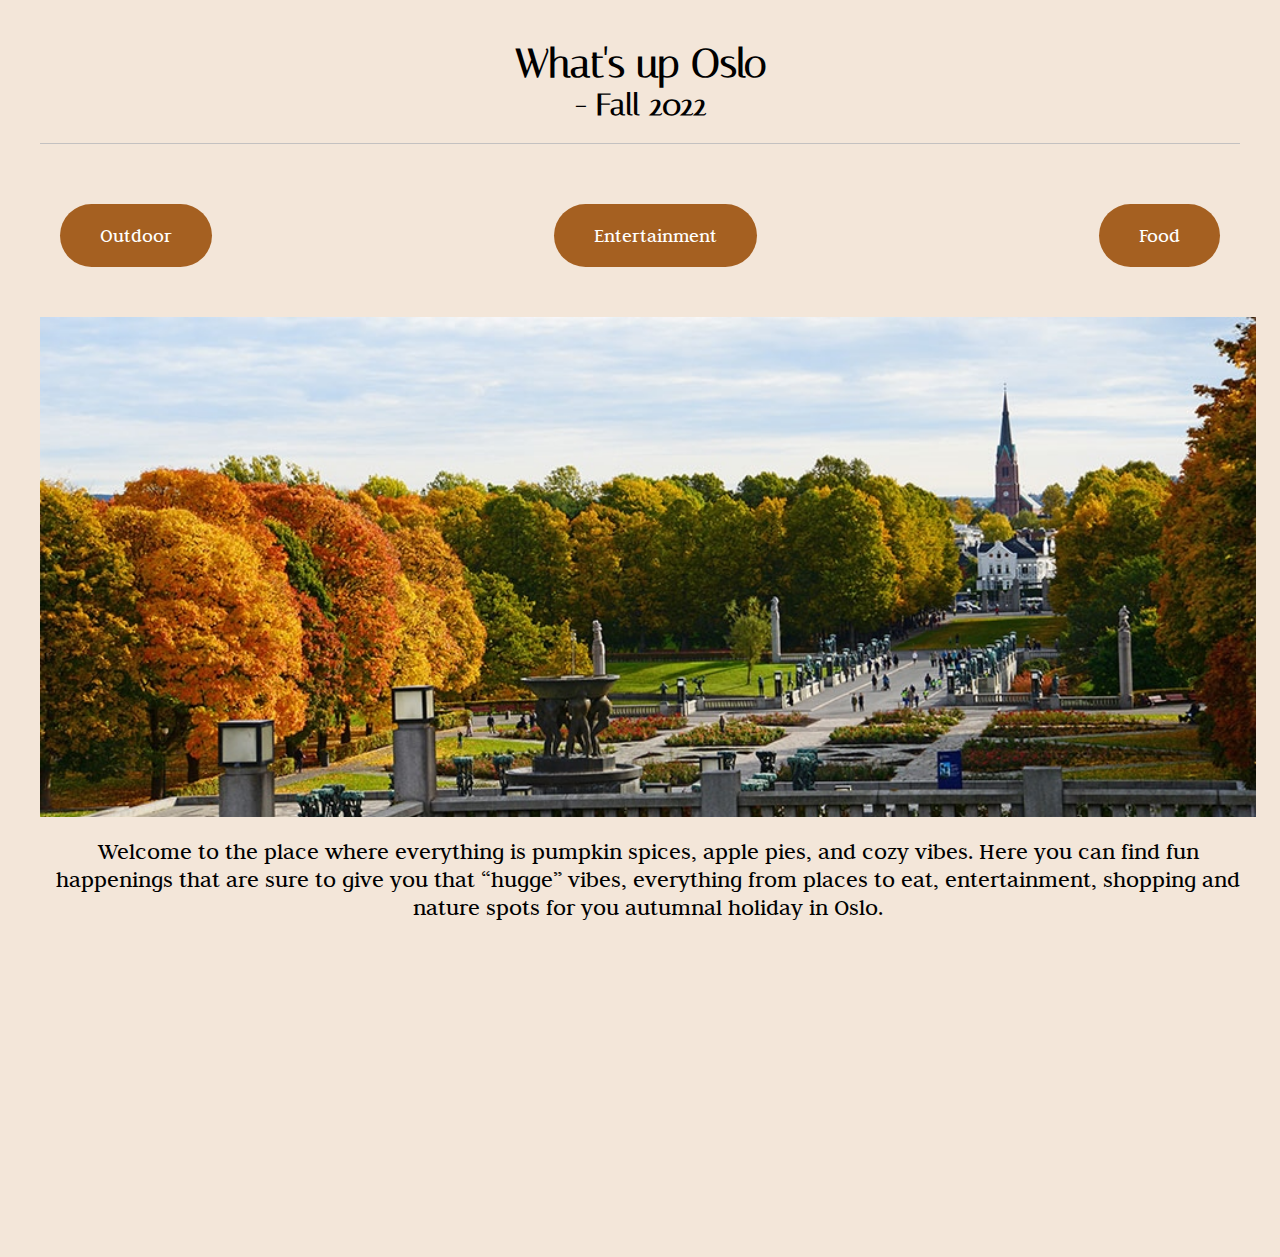
<file: index.html>
<!DOCTYPE html>
<html lang="en">
	<head>
		<meta charset="UTF-8">
		<meta name="viewport" content="width=device-width">
		<title>Autumn Guide 2022</title>
		<link rel="stylesheet" href="./css/reset.css">
		<link rel="stylesheet" href="./css/fonts.css">
		<link rel="stylesheet" href="./css/style.css">
	</head>
	<!--Changed to a clickable link for header, not sure if this works on everyone, please check!-->
	<body>
		<header>
			<h1>
				<a href="index.html">
				What's up Oslo
				</a>
			</h1>
			<h2> - Fall 2022</h2>
		</header>
		
		<hr>
		<!--added a clickable links to all buttons-->
		<nav>
			<a href="./outdoor.html" class="fall-button" >Outdoor</a>

			<a href="./entertainment.html" class="fall-button">Entertainment</a>
		
			<a href="./food.html" class="fall-button">Food</a>
		</nav>
		
		<main>
			<div class="hero-image">
				<img src="./assets/vigelandsparken-autumn-oslo.jpeg" alt="picture of a park">
			</div>
			
			<p class="intro">
				Welcome to the place where everything is pumpkin spices, apple pies, and cozy vibes. Here you can find fun happenings that are sure to give you that “hugge” vibes, everything from places to eat, entertainment, shopping and nature spots for you autumnal holiday in Oslo.
			</p>
		</main>
	</body>
</html>
</file>
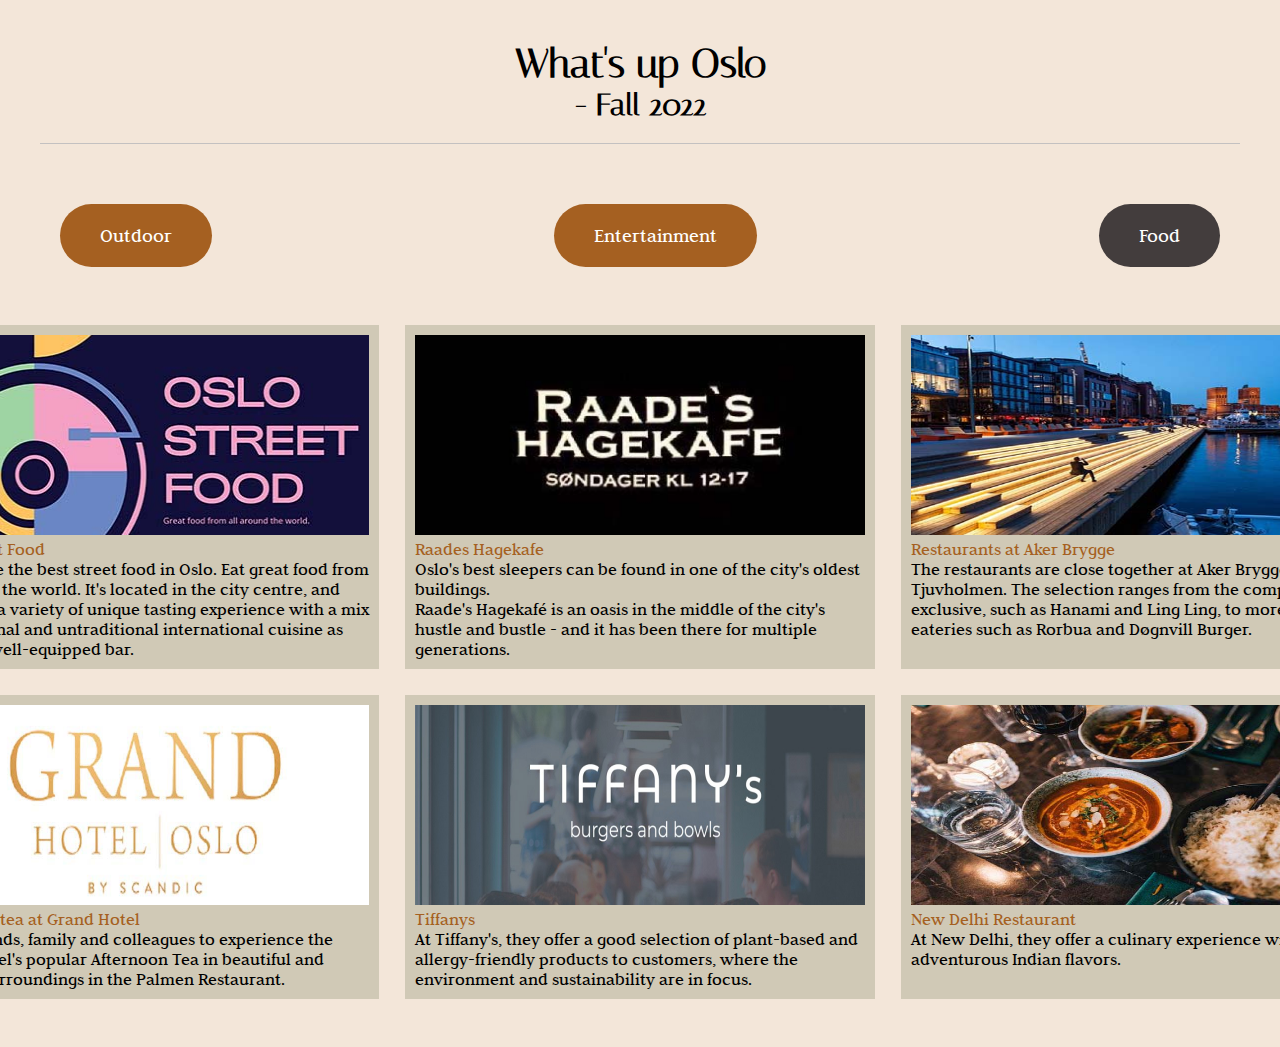
<file: food.html>
<!DOCTYPE html>
<html lang="en">
	<head>
		<meta charset="UTF-8">
		<meta name="viewport" content="width=device-width">
		<title>Autumn Guide 2022 - Food</title>

		<link rel="stylesheet" href="./css/reset.css">
		<link rel="stylesheet" href="./css/fonts.css">
		<link rel="stylesheet" href="./css/style.css">
	</head>
	<body>
		<!--Changed to a clickable link for header, not sure if this works on everyone, please check!, -->
		<header>
			<h1>
				<a href="index.html">
				What's up Oslo
				</a>
			</h1>
			<h2> - Fall 2022</h2>
		</header>

		<hr>
	<!--nav and buttons, added a class so that the respective button changes color, -->
		<nav>
			<a href="./outdoor.html" class="fall-button">Outdoor</a>
		
			<a href="./entertainment.html"class="fall-button">Entertainment</a>

			<a href="./food.html" class="chosen-button">Food</a>
		</nav>

<!--The section and div class "links" below will be styled and updated later, make it responsive to desktop and mobile, -->

<!-- should we use BEM on this part of the code?-->
		<section>
			<!--<div class="image"> 
				<img src="./assets/food/oslo street food.jpg" alt="Kulturnatt logo">
				<img src="./assets/food/raades hagekafe.jpg" alt="Ghostwalkt">
				<img src="./assets/food/aker brygge.jpg" alt="aker brygge">
			</div>
		first atempt to add pictures to links -->
			<div class="links">
				<figure>
					<img src="./assets/food/oslo street food.jpg" alt="oslo street food"> 
				</figure>
				<a href="https://www.oslo-streetfood.no/" target="_blank">Oslo Street Food</a> <br>
				Experience the best street food in Oslo. Eat great food from all around the world. It's located in the city centre, and they offer a variety of unique tasting experience with a mix of traditional and untraditional international cuisine as well as a well-equipped bar.
			</div>

			<div class="links">
				<figure>
					<img src="./assets/food/raades hagekafe.jpg" alt="raades-hagekafe"> 
				</figure>
				<a href="https://meravoslo.no/nyheter/raades-hagekafe" target="_blank">Raades Hagekafe </a> <br>
				Oslo's best sleepers can be found in one of the city's oldest buildings. <br> Raade's Hagekafé is an oasis in the middle of the city's hustle and bustle - and it has been there for multiple generations.
			</div>

			<div class="links">
				<figure>
					<img src="./assets/food/aker brygge.jpg" alt="aker brygge"> 
				</figure>
				<a href="https://restaurantguiden.aftenposten.no/sok?hvor=aker-brygge" target="_blank"> Restaurants at Aker Brygge </a> <br>
				The restaurants are close together at Aker Brygge and Tjuvholmen. The selection ranges from the completely exclusive, such as Hanami and Ling Ling, to more informal eateries such as Rorbua and Døgnvill Burger.
			</div>

			<div class="links">
				<figure>
					<img src="./assets/food/Grand hotel.jpg" alt="afternoon-tea"> 
				</figure>
				<a href="https://grand.no/content/afternoon-tea" target="_blank"> Afternoon tea at Grand Hotel </a> <br>
				Invite friends, family and colleagues to experience the Grand Hotel's popular Afternoon Tea in beautiful and historic surroundings in the Palmen Restaurant.<br>
			</div>

			<div class="links">
				<figure>
					<img src="./assets/food/tiffany's.jpg" alt="tiffanys"> 
				</figure>
				<a href="https://www.tiffanys.no/" target="_blank"> Tiffanys</a> <br>
				At Tiffany's, they offer a good selection of plant-based and allergy-friendly products to customers, where the environment and sustainability are in focus.
			</div>

			<div class="links">
				<figure>
					<img src="./assets/food/new delhi.jpg" alt="dehli"> 
				</figure>
				<a href="https://newdelhi.no/" target="_blank"> New Delhi Restaurant</a> <br>
				At New Delhi, they offer a culinary experience with adventurous Indian flavors.
			</div>
		</section>
	</body>

</html>
</file>
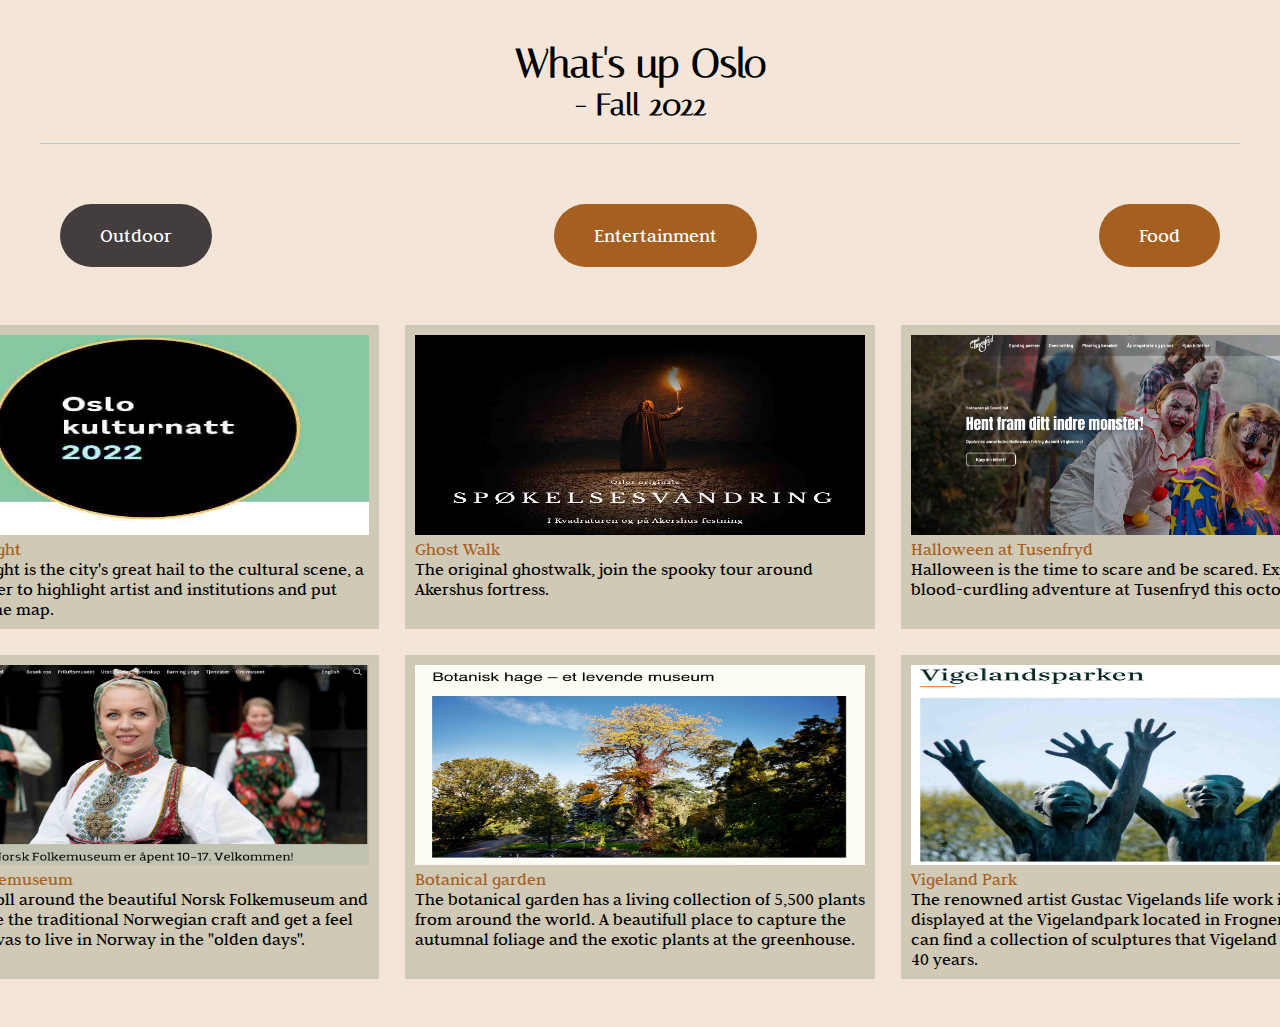
<file: outdoor.html>
<!DOCTYPE html>
<html lang="en">
	<head>
		<meta charset="UTF-8">
		<meta name="viewport" content="width=device-width">
		<title>Autumn Guide 2022 - Outdoor</title>

		<link rel="stylesheet" href="./css/reset.css">
		<link rel="stylesheet" href="./css/fonts.css">
		<link rel="stylesheet" href="./css/style.css">
	</head>

		<!--Changed to a clickable link for header, not sure if this works on everyone, please check!, -->
	<body>
		<header>
			<h1>
				<a href="index.html">
				What's up Oslo
				</a>
			</h1>
			<h2> - Fall 2022</h2>
		</header>

		<hr>
<!--nav and buttons, added a class so that the respective button changes color -->
		<nav>
			<a href="./outdoor.html" class="chosen-button">Outdoor</a>
			
			<a href="./entertainment.html" class="fall-button">Entertainment</a>

			<a href="./food.html" class="fall-button">Food</a>
		</nav>
		
<!--The section and div class "links" below will be styled and updated later, make it responsive to desktop and mobile-->
		<section>
			<div class="links">
				<figure>
					<img src="./assets/Outdoor/Oslo_kulturnatt.jpg" alt="Kulturnatt logo">
				</figure>
				<a href="https://oslokulturnatt.no/english" target="_blank">Culture Night</a> <br>
				Culture night is the city's great hail to the cultural scene, a get together to highlight artist and institutions and put them on the map. <br>
			</div>

			<div class="links">
				<figure>
					<img src="./assets/Outdoor/Ghostwalk.jpg" alt="Ghostwalk">
				</figure>
				<a href="https://xn--spkelsesvandring-mxb.no/" target="_blank">Ghost Walk </a> <br>
				The original ghostwalk, join the spooky tour around Akershus fortress. <br>
			</div>

			<div class="links">
				<figure>
					<img src="./assets/Outdoor/Halloween_tusenfryd.jpg" alt="Halloween Tusenfryd">
				</figure>
				<a href="https://www.tusenfryd.no/planlegg-besoket/arstider/halloween" target="_blank"> Halloween at Tusenfryd </a>
				<br>Halloween is the time to scare and be scared. Experience a blood-curdling adventure at Tusenfryd this october. <br>
			</div>

			<div class="links">
				<figure>
					<img src="./assets/Outdoor/Norsk_folkemuseum.jpg" alt="Norsk Folkemuseum">
				</figure>
				<a href="https://norskfolkemuseum.no/" target="_blank"> Norsk Folkemuseum</a> <br>
				Have a stroll around the beautiful Norsk Folkemuseum and experience the traditional Norwegian craft and get a feel of how it was to live in Norway in the "olden days".<br>
			</div>

			<div class="links">
				<figure>
					<img src="./assets/Outdoor/Botanisk_hage.jpg" alt="Botanical garden">
				</figure>
				<a href="https://www.nhm.uio.no/utstillinger/botanisk-hage/" target="_blank"> Botanical garden</a> <br>
				The botanical garden has a living collection of 5,500 plants from around the world. A beautifull place to capture the autumnal foliage and the exotic plants at the greenhouse. <br>
			</div>

			<div class="links">
				<figure>
					<img src="./assets/Outdoor/Vigelandsparken.jpg" alt="Vigelandpark">
				</figure>
				<a href="https://vigeland.museum.no/vigelandsparken" target="_blank"> Vigeland Park</a> <br>
				The renowned artist Gustac Vigelands life work is displayed at the Vigelandpark located in Frogner, here you can find a collection of sculptures that Vigeland made in 40 years. <br>
			</div>
		</section>
	</body>
</html>
</file>
<file: css/fonts.css>
@import url('https://fonts.googleapis.com/css2?family=Judson&display=swap');
@import url('https://fonts.googleapis.com/css2?family=Italiana&display=swap');
</file>
<file: css/style.css>
html {
	font-size: 20px;
}

body {
	background-color:  #F3E6D9;
	margin: 2rem;
}

h1 a {
	display: flex;
	justify-content: center;
	font-family: 'Italiana', 'serif';
	text-decoration: none;
	color: black;
}

h2 {
	display: flex;
	justify-content: center;
	font-family: 'Italiana', 'serif';
}

hr {
	height: 1px;
	border: 0;
	border-top: 1px solid #C3C1C1;
	margin: 1em 0;
	padding: 0;
}

.fall-button {
	font-family: 'Judson', 'serif';
	color: white;
	background-color: #A56021;
	padding: 1rem 2rem;
	border-radius: 50px;
	size: 20rem 20rem;
	font-size: 1rem;
	margin: 40px 20px;
}

.chosen-button {
	font-family: 'Judson', 'serif';
	color: white;
	background-color: #433D3D;
	padding: 1rem 2rem;
	border-radius: 50px;
	size: 20rem 20rem;
	font-size: 1rem;
	margin: 40px 20px;
}

nav {
	display: flex;
	justify-content: center;
	justify-content: space-between;
	margin: 10px auto; 
}

nav button a {
	text-decoration: none;
	color: white;
}

main {
	width: 100vw;
	height: 100vh;
	max-width: 900px;
}

.hero-image {
	width: 95vw;
	height: 25rem;
	overflow: hidden;
}

.hero-image img {
	width: 100%;
	height: auto;
}

.intro {
	font-family: 'Judson', 'serif';
	font-size: 24px;
	text-align: center;
	width: 95vw;
	margin-top: 1rem;
}

/* going to ad a psuedo class to links, so that the links looks better */
section {
	display: grid;
	gap: 10px;
	grid-template-columns: repeat(3, 1fr); 
	grid-template-rows: minmax(200px, auto);
	justify-content: center;
}

section div a {
	text-decoration: none;
	color: #A56021;
}

.links {
	background-color: #d0c9b6;
	margin: 8px 8px;
	padding: 10px;
	font-size: 0.9rem;
	font-family: 'Judson', 'serif';
}

.links figure img {
	width: 450px;
	height: 200px;
}

/*added 
	media to make the links responsive. Used flex on nav to make it lay under eachother, and grid on links*/
@media screen and (max-width: 768px) {
	body {
		flex-direction: column;
	}
	nav {
		display: flex;
		flex-direction: column;
	}
	section {
		display: grid;
		grid-template-columns: repeat(1, 1fr); 
	}
}

@media screen and (min-width: 768px) {
	section {
		display: grid;
	}
}
</file>
